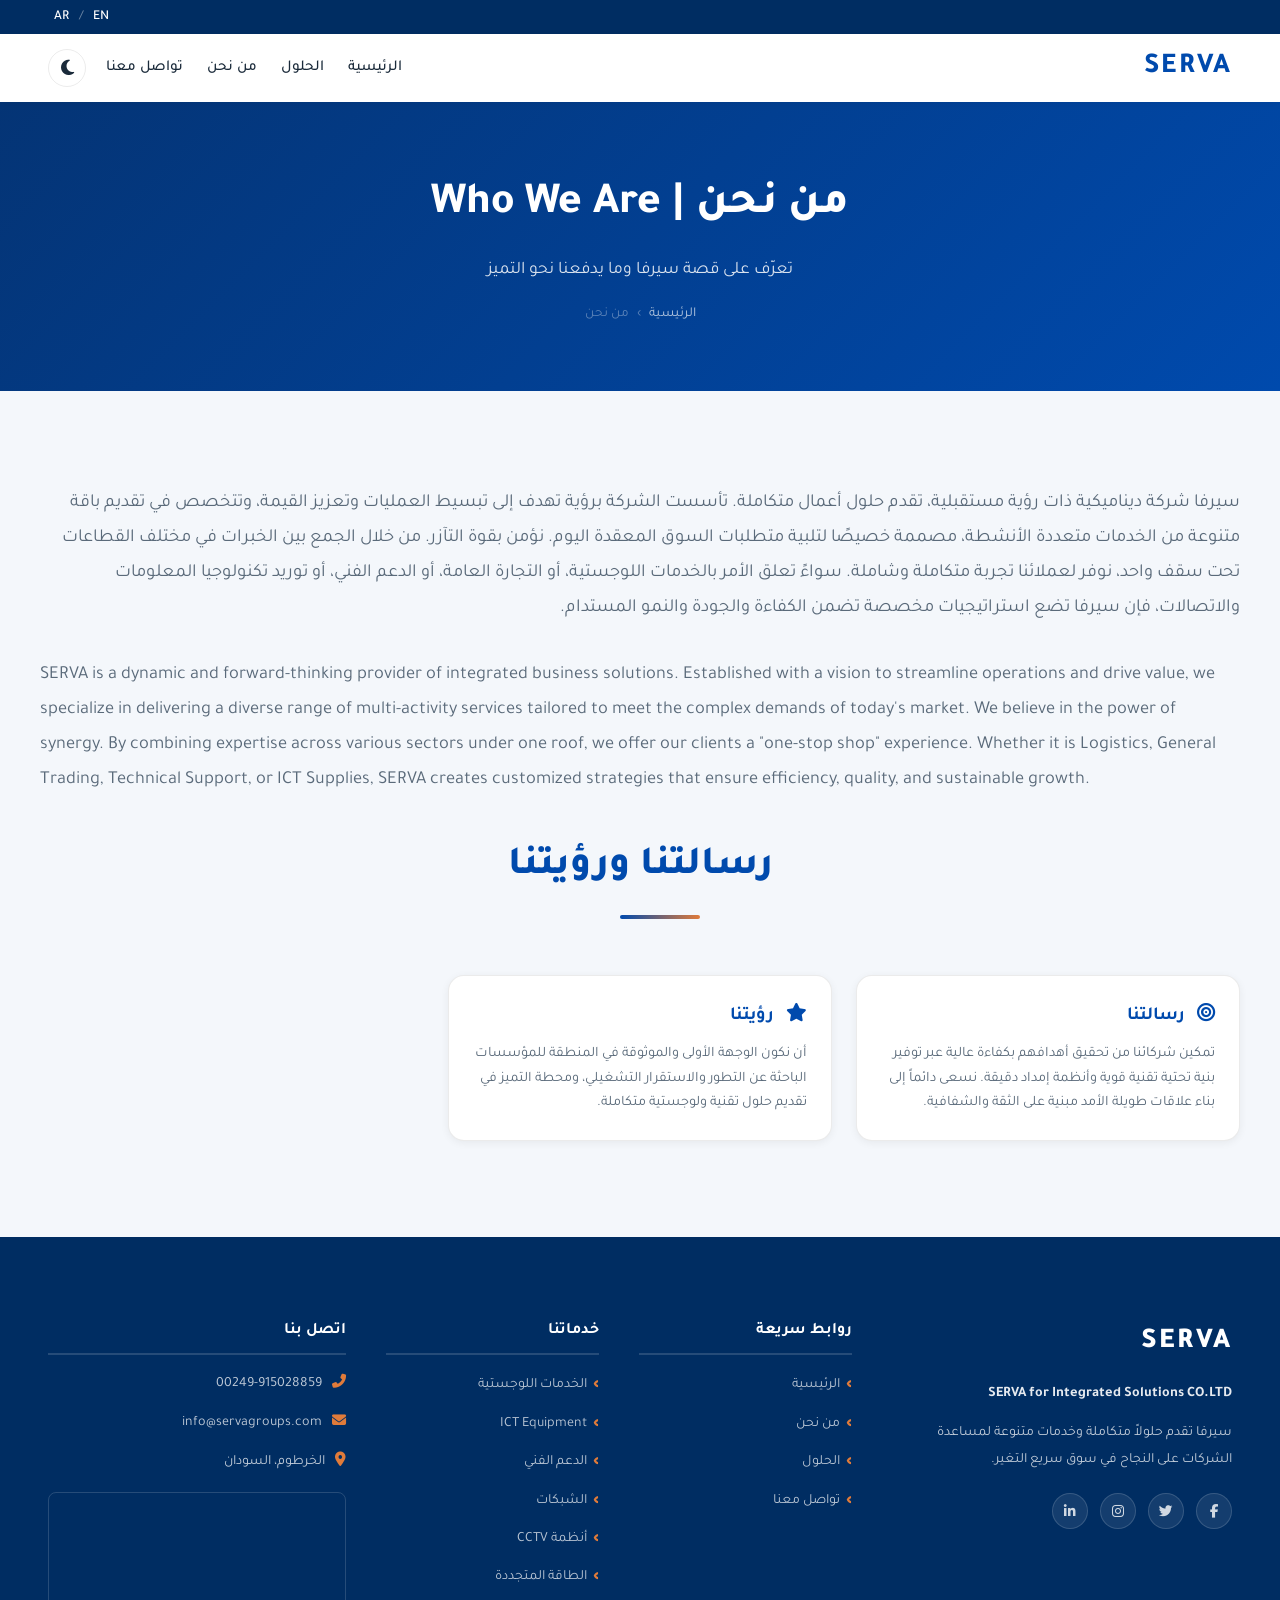
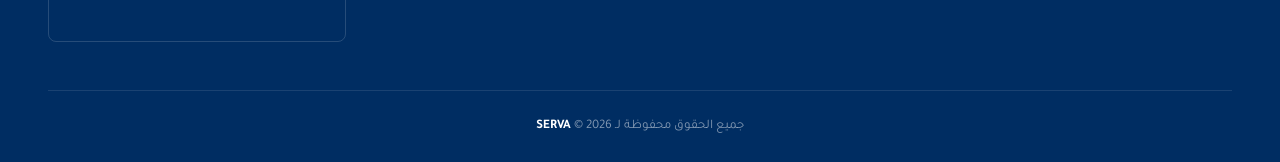
<file: about.html>
<!DOCTYPE html>
<html lang="ar" dir="rtl">
<head>
  <meta charset="UTF-8">
  <meta name="viewport" content="width=device-width, initial-scale=1.0, viewport-fit=cover">
  <meta name="description" content="تعرّف على شركة سيرفا للحلول المتكاملة — رؤيتنا، مهمتنا، وقيمنا الجوهرية في خدمة العملاء.">
  <meta name="theme-color" content="#004aad">
  <title>سيرفا | من نحن</title>
  <link rel="icon" type="image/svg+xml" href="Img/SERVA.svg">
  <link rel="preconnect" href="https://fonts.googleapis.com">
  <link rel="preconnect" href="https://fonts.gstatic.com" crossorigin>
  <link rel="preconnect" href="https://cdnjs.cloudflare.com">
  <link rel="stylesheet" href="style.css">
  <link rel="stylesheet" href="https://cdnjs.cloudflare.com/ajax/libs/font-awesome/6.4.0/css/all.min.css"
        integrity="sha512-iecdLmaskl7CVkqkXNQ/ZH/XLlvWZOJyj7Yy7tcenmpD1ypASozpmT/E0iPtmFIB46ZmdtAc9eNBvH0H/ZpiBw=="
        crossorigin="anonymous" referrerpolicy="no-referrer">
</head>
<body>

<a href="#main-content" class="skip-link">تخطى إلى المحتوى الرئيسي</a>

<!-- Loader -->
<div id="loader-wrapper" role="status" aria-live="polite" aria-label="جاري التحميل">
  <div class="loader-container">
    <div class="loader-ring"></div>
    <div class="loader-logo" aria-hidden="true">SERVA</div>
  </div>
  <p class="loader-text">من نحن؟...</p>
  <div class="loader-bar" aria-hidden="true"></div>
</div>

<div id="google_translate_element" style="display:none;" aria-hidden="true"></div>

<!-- Top Bar -->
<div class="topbar">
  <div class="topbar-content">
    <div class="lang-switch" role="navigation" aria-label="تبديل اللغة">
      <a href="#" onclick="changeLanguage('ar'); return false;" hreflang="ar">AR</a>
      <span class="separator" aria-hidden="true">/</span>
      <a href="#" onclick="changeLanguage('en'); return false;" hreflang="en">EN</a>
    </div>
  </div>
</div>

<!-- Navbar -->
<nav class="navbar" role="navigation" aria-label="القائمة الرئيسية">
  <a href="index.html" class="brand" aria-label="سيرفا - الرئيسية">SERVA</a>
  <div class="nav-right">
    <ul class="nav-links" role="menubar">
      <li role="none"><a href="/" role="menuitem">الرئيسية</a></li>
      <li role="none"><a href="services" role="menuitem">الحلول</a></li>
      <li role="none"><a href="about" role="menuitem">من نحن</a></li>
      <li role="none"><a href="contact" role="menuitem">تواصل معنا</a></li>
    </ul>
    <button id="theme-toggle" aria-label="تبديل الوضع الداكن">
      <i class="fas fa-moon" aria-hidden="true"></i>
    </button>
    <button id="hamburger" class="hamburger" aria-label="فتح القائمة" aria-expanded="false" aria-controls="mobile-nav">
      <span></span><span></span><span></span>
    </button>
  </div>
</nav>

<nav id="mobile-nav" class="mobile-nav" aria-label="القائمة المحمولة">
  <a href="/">الرئيسية</a>
  <a href="services">الحلول</a>
  <a href="about">من نحن</a>
  <a href="contact">تواصل معنا</a>
</nav>

<!-- Page Hero Banner -->
<header class="page-hero" role="banner">
  <h1>من نحن | Who We Are</h1>
  <p>تعرّف على قصة سيرفا وما يدفعنا نحو التميز</p>
  <nav class="breadcrumb" aria-label="مسار التنقل">
    <a href="index.html">الرئيسية</a>
    <span aria-hidden="true">›</span>
    <span aria-current="page">من نحن</span>
  </nav>
</header>

<!-- Main Content -->
<main id="main-content" class="container section">

  <!-- Arabic about text -->
  <p class="about-intro">
    سيرفا شركة ديناميكية ذات رؤية مستقبلية، تقدم حلول أعمال متكاملة. تأسست الشركة برؤية تهدف إلى تبسيط العمليات وتعزيز القيمة، وتتخصص في تقديم باقة متنوعة من الخدمات متعددة الأنشطة، مصممة خصيصًا لتلبية متطلبات السوق المعقدة اليوم.
    نؤمن بقوة التآزر. من خلال الجمع بين الخبرات في مختلف القطاعات تحت سقف واحد، نوفر لعملائنا تجربة متكاملة وشاملة. سواءً تعلق الأمر بالخدمات اللوجستية، أو التجارة العامة، أو الدعم الفني، أو توريد تكنولوجيا المعلومات والاتصالات، فإن سيرفا تضع استراتيجيات مخصصة تضمن الكفاءة والجودة والنمو المستدام.
  </p>

  <!-- English about text — dir="ltr" ensures proper text alignment -->
  <p class="about-intro" dir="ltr" lang="en">
    SERVA is a dynamic and forward-thinking provider of integrated business solutions. Established with a vision to streamline operations and drive value, we specialize in delivering a diverse range of multi-activity services tailored to meet the complex demands of today's market.
    We believe in the power of synergy. By combining expertise across various sectors under one roof, we offer our clients a "one-stop shop" experience. Whether it is Logistics, General Trading, Technical Support, or ICT Supplies, SERVA creates customized strategies that ensure efficiency, quality, and sustainable growth.
  </p>

  <!-- Mission & Vision Cards -->
  <section aria-labelledby="mv-title">
    <h2 id="mv-title" class="section-title">رسالتنا ورؤيتنا</h2>
    <div class="services-grid">
      <article class="card">
        <div class="card-content">
          <h3><i class="fas fa-bullseye" aria-hidden="true"></i> &nbsp; رسالتنا</h3>
          <p>تمكين شركائنا من تحقيق أهدافهم بكفاءة عالية عبر توفير بنية تحتية تقنية قوية وأنظمة إمداد دقيقة. نسعى دائماً إلى بناء علاقات طويلة الأمد مبنية على الثقة والشفافية.</p>
        </div>
      </article>
      <article class="card">
        <div class="card-content">
          <h3><i class="fas fa-star" aria-hidden="true"></i> &nbsp; رؤيتنا</h3>
          <p>أن نكون الوجهة الأولى والموثوقة في المنطقة للمؤسسات الباحثة عن التطور والاستقرار التشغيلي، ومحطة التميز في تقديم حلول تقنية ولوجستية متكاملة.</p>
        </div>
      </article>
    </div>
  </section>

</main>

<!-- Footer (shared) -->
<footer role="contentinfo">
  <div class="footer-main">
    <div class="footer-col">
      <h2>SERVA</h2>
      <p class="footer-tagline">SERVA for Integrated Solutions CO.LTD</p>
      <p>سيرفا تقدم حلولاً متكاملة وخدمات متنوعة لمساعدة الشركات على النجاح في سوق سريع التغير.</p>
      <nav class="footer-socials" aria-label="روابط التواصل الاجتماعي">
        <a href="#" aria-label="فيسبوك" rel="noopener noreferrer"><i class="fab fa-facebook-f" aria-hidden="true"></i></a>
        <a href="#" aria-label="تويتر" rel="noopener noreferrer"><i class="fab fa-twitter" aria-hidden="true"></i></a>
        <a href="#" aria-label="انستغرام" rel="noopener noreferrer"><i class="fab fa-instagram" aria-hidden="true"></i></a>
        <a href="#" aria-label="لينكد إن" rel="noopener noreferrer"><i class="fab fa-linkedin-in" aria-hidden="true"></i></a>
      </nav>
    </div>
    <div class="footer-col">
      <h3>روابط سريعة</h3>
      <ul>
        <li><a href="/">الرئيسية</a></li>
        <li><a href="about">من نحن</a></li>
        <li><a href="services">الحلول</a></li>
        <li><a href="contact">تواصل معنا</a></li>
      </ul>
    </div>
    <div class="footer-col">
      <h3>خدماتنا</h3>
      <ul>
        <li><a href="services">الخدمات اللوجستية</a></li>
        <li><a href="services">ICT Equipment</a></li>
        <li><a href="services">الدعم الفني</a></li>
        <li><a href="services">الشبكات</a></li>
        <li><a href="services">أنظمة CCTV</a></li>
        <li><a href="services">الطاقة المتجددة</a></li>
      </ul>
    </div>
    <div class="footer-col">
      <h3>اتصل بنا</h3>
      <address style="font-style:normal;">
        <p class="footer-contact-item"><i class="fas fa-phone-alt" aria-hidden="true"></i><a href="tel:+249915028859" style="color:inherit;">00249-915028859</a></p>
        <p class="footer-contact-item"><i class="fas fa-envelope" aria-hidden="true"></i><a href="mailto:info@servagroups.com" style="color:inherit;">info@servagroups.com</a>
        <p class="footer-contact-item"><i class="fas fa-map-marker-alt" aria-hidden="true"></i><span>الخرطوم، السودان</span></p>
      </address>
      <div class="map-container">
        <iframe src="https://www.google.com/maps?q=15.664893898212664,32.44413397962327&z=13&output=embed"
                title="موقع سيرفا" loading="lazy" referrerpolicy="no-referrer-when-downgrade" allowfullscreen></iframe>
      </div>
    </div>
  </div>
  <div class="footer-bottom">
    جميع الحقوق محفوظة لـ <strong>SERVA</strong> &copy; <time datetime="2026">2026</time>
  </div>
</footer>

<button id="scroll-top" aria-label="العودة إلى الأعلى">
  <i class="fas fa-chevron-up" aria-hidden="true"></i>
</button>

<script type="text/javascript" src="//translate.google.com/translate_a/element.js?cb=googleTranslateElementInit" defer></script>
<script src="script.js" defer></script>
</body>
</html>
</file>
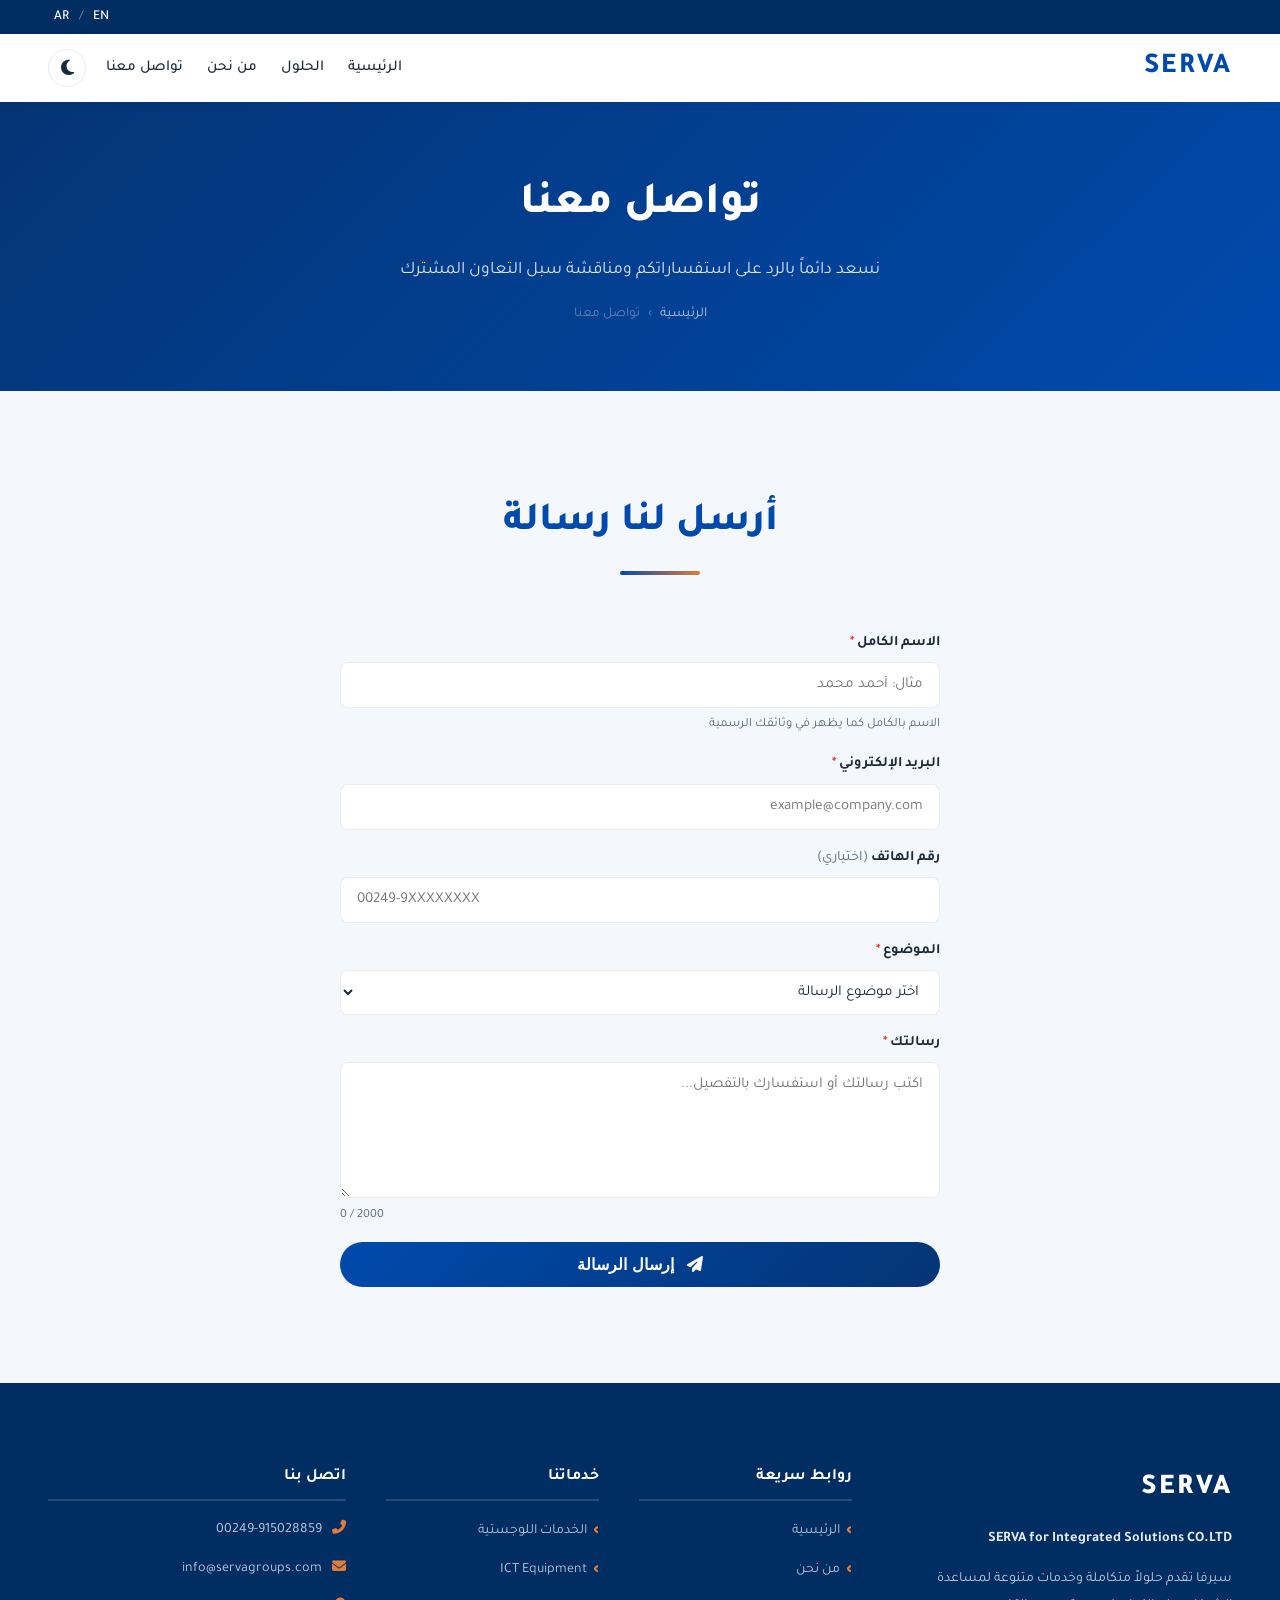
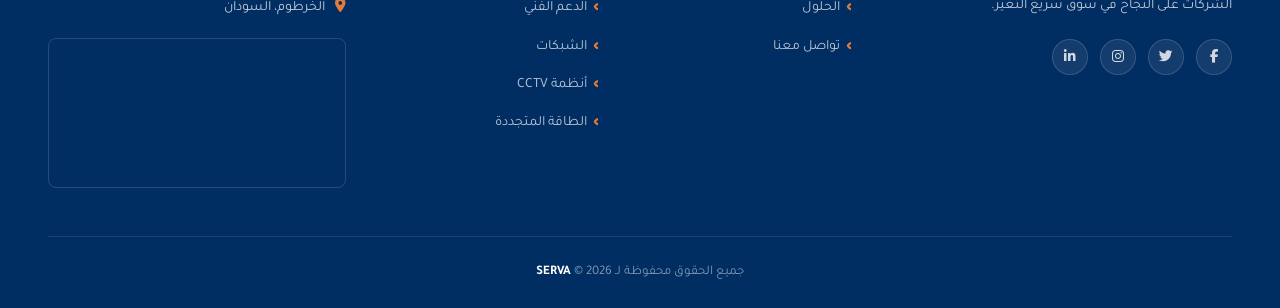
<file: contact.html>
<!DOCTYPE html>
<html lang="ar" dir="rtl">
<head>
  <meta charset="UTF-8">
  <meta name="viewport" content="width=device-width, initial-scale=1.0, viewport-fit=cover">
  <meta name="description" content="تواصل مع سيرفا للحلول المتكاملة — يسعدنا الرد على استفساراتكم ومناقشة سبل التعاون.">
  <meta name="theme-color" content="#004aad">
  <title>سيرفا | تواصل معنا</title>
  <link rel="icon" type="image/svg+xml" href="Img/SERVA.svg">
  <link rel="preconnect" href="https://fonts.googleapis.com">
  <link rel="preconnect" href="https://fonts.gstatic.com" crossorigin>
  <link rel="preconnect" href="https://cdnjs.cloudflare.com">
  <link rel="stylesheet" href="style.css">
  <link rel="stylesheet" href="https://cdnjs.cloudflare.com/ajax/libs/font-awesome/6.4.0/css/all.min.css"
        integrity="sha512-iecdLmaskl7CVkqkXNQ/ZH/XLlvWZOJyj7Yy7tcenmpD1ypASozpmT/E0iPtmFIB46ZmdtAc9eNBvH0H/ZpiBw=="
        crossorigin="anonymous" referrerpolicy="no-referrer">
</head>
<body>

<a href="#main-content" class="skip-link">تخطى إلى المحتوى الرئيسي</a>

<!-- Loader -->
<div id="loader-wrapper" role="status" aria-live="polite" aria-label="جاري التحميل">
  <div class="loader-container">
    <div class="loader-ring"></div>
    <div class="loader-logo" aria-hidden="true">SERVA</div>
  </div>
  <p class="loader-text">نسعد بتواصلكم معنا...</p>
  <div class="loader-bar" aria-hidden="true"></div>
</div>

<div id="google_translate_element" style="display:none;" aria-hidden="true"></div>

<!-- Top Bar -->
<div class="topbar">
  <div class="topbar-content">
    <div class="lang-switch" role="navigation" aria-label="تبديل اللغة">
      <a href="#" onclick="changeLanguage('ar'); return false;" hreflang="ar">AR</a>
      <span class="separator" aria-hidden="true">/</span>
      <a href="#" onclick="changeLanguage('en'); return false;" hreflang="en">EN</a>
    </div>
  </div>
</div>

<!-- Navbar -->
<nav class="navbar" role="navigation" aria-label="القائمة الرئيسية">
  <a href="index.html" class="brand" aria-label="سيرفا - الرئيسية">SERVA</a>
  <div class="nav-right">
    <ul class="nav-links" role="menubar">
      <li role="none"><a href="/" role="menuitem">الرئيسية</a></li>
      <li role="none"><a href="services" role="menuitem">الحلول</a></li>
      <li role="none"><a href="about" role="menuitem">من نحن</a></li>
      <li role="none"><a href="contact" role="menuitem">تواصل معنا</a></li>
    </ul>
    <button id="theme-toggle" aria-label="تبديل الوضع الداكن">
      <i class="fas fa-moon" aria-hidden="true"></i>
    </button>
    <button id="hamburger" class="hamburger" aria-label="فتح القائمة" aria-expanded="false" aria-controls="mobile-nav">
      <span></span><span></span><span></span>
    </button>
  </div>
</nav>

<nav id="mobile-nav" class="mobile-nav" aria-label="القائمة المحمولة">
  <a href="/">الرئيسية</a>
  <a href="services">الحلول</a>
  <a href="about">من نحن</a>
  <a href="contact">تواصل معنا</a>
</nav>

<!-- Page Hero -->
<header class="page-hero" role="banner">
  <h1>تواصل معنا</h1>
  <p>نسعد دائماً بالرد على استفساراتكم ومناقشة سبل التعاون المشترك</p>
  <nav class="breadcrumb" aria-label="مسار التنقل">
    <a href="index.html">الرئيسية</a>
    <span aria-hidden="true">›</span>
    <span aria-current="page">تواصل معنا</span>
  </nav>
</header>

<!-- Main Content -->
<main id="main-content" class="container section">

  <h2 class="section-title">أرسل لنا رسالة</h2>

  <!--
    SECURITY CHECKLIST for this form:
    ✅ All inputs have associated <label> elements (accessibility + UX)
    ✅ input type="email" forces email format client-side
    ✅ maxlength attributes prevent oversized payloads
    ✅ autocomplete attributes for UX (not on sensitive fields)
    ✅ novalidate removed — let browser validate + JS supplements
    ⚠️  Server MUST: sanitize inputs, escape output, validate CSRF token,
        rate-limit submissions, never reflect raw user input back to page
    ⚠️  Add Content-Security-Policy header to prevent XSS
    ⚠️  Use HTTPS only — never submit forms over HTTP
  -->
  <form id="contact-form" class="contact-form" novalidate aria-label="نموذج التواصل">

    <!-- Hidden CSRF token placeholder — must be populated by server -->
    <!-- <input type="hidden" name="_csrf" value="{{ csrf_token }}"> -->

    <div class="form-group">
      <label for="input-name" class="required">الاسم الكامل</label>
      <input
        type="text"
        id="input-name"
        name="name"
        placeholder="مثال: أحمد محمد"
        required
        minlength="2"
        maxlength="100"
        autocomplete="name"
        aria-required="true"
        aria-describedby="name-hint">
      <span id="name-hint" style="font-size:0.8rem;color:var(--clr-text-muted);">الاسم بالكامل كما يظهر في وثائقك الرسمية</span>
    </div>

    <div class="form-group">
      <label for="input-email" class="required">البريد الإلكتروني</label>
      <input
        type="email"
        id="input-email"
        name="email"
        placeholder="example@company.com"
        required
        maxlength="254"
        autocomplete="email"
        aria-required="true"
        inputmode="email">
    </div>

    <div class="form-group">
      <label for="input-phone">رقم الهاتف <span style="font-weight:400;color:var(--clr-text-muted);">(اختياري)</span></label>
      <input
        type="tel"
        id="input-phone"
        name="phone"
        placeholder="00249-9XXXXXXXX"
        maxlength="20"
        autocomplete="tel"
        inputmode="tel"
        pattern="[0-9+\-\s()]{7,20}">
    </div>

    <div class="form-group">
      <label for="input-subject" class="required">الموضوع</label>
      <select id="input-subject" name="subject" required aria-required="true">
        <option value="" disabled selected>اختر موضوع الرسالة</option>
        <option value="ict">تقنية المعلومات والشبكات</option>
        <option value="cctv">أنظمة المراقبة</option>
        <option value="logistics">الخدمات اللوجستية</option>
        <option value="solar">الطاقة المتجددة</option>
        <option value="trade">التجارة العامة</option>
        <option value="other">أخرى</option>
      </select>
    </div>

    <div class="form-group">
      <label for="input-message" class="required">رسالتك</label>
      <textarea
        id="input-message"
        name="message"
        rows="6"
        placeholder="اكتب رسالتك أو استفسارك بالتفصيل..."
        required
        minlength="10"
        maxlength="2000"
        aria-required="true"
        aria-describedby="msg-count"></textarea>
      <span id="msg-count" style="font-size:0.78rem;color:var(--clr-text-muted);text-align:left;" dir="ltr">0 / 2000</span>
    </div>

    <!-- Form feedback (shown dynamically by JS) -->
    <div id="form-msg" class="form-msg" role="alert" aria-live="polite"></div>

    <button type="submit" class="btn" style="width:100%;">
      <i class="fas fa-paper-plane" aria-hidden="true"></i> &nbsp; إرسال الرسالة
    </button>
  </form>

</main>

<!-- Footer -->
<footer role="contentinfo">
  <div class="footer-main">
    <div class="footer-col">
      <h2>SERVA</h2>
      <p class="footer-tagline">SERVA for Integrated Solutions CO.LTD</p>
      <p>سيرفا تقدم حلولاً متكاملة وخدمات متنوعة لمساعدة الشركات على النجاح في سوق سريع التغير.</p>
      <nav class="footer-socials" aria-label="روابط التواصل الاجتماعي">
        <a href="#" aria-label="فيسبوك" rel="noopener noreferrer"><i class="fab fa-facebook-f" aria-hidden="true"></i></a>
        <a href="#" aria-label="تويتر" rel="noopener noreferrer"><i class="fab fa-twitter" aria-hidden="true"></i></a>
        <a href="#" aria-label="انستغرام" rel="noopener noreferrer"><i class="fab fa-instagram" aria-hidden="true"></i></a>
        <a href="#" aria-label="لينكد إن" rel="noopener noreferrer"><i class="fab fa-linkedin-in" aria-hidden="true"></i></a>
      </nav>
    </div>
    <div class="footer-col">
      <h3>روابط سريعة</h3>
      <ul>
        <li><a href="index.html">الرئيسية</a></li>
        <li><a href="about.html">من نحن</a></li>
        <li><a href="services.html">الحلول</a></li>
        <li><a href="contact.html">تواصل معنا</a></li>
      </ul>
    </div>
    <div class="footer-col">
      <h3>خدماتنا</h3>
      <ul>
        <li><a href="services">الخدمات اللوجستية</a></li>
        <li><a href="services">ICT Equipment</a></li>
        <li><a href="services">الدعم الفني</a></li>
        <li><a href="services">الشبكات</a></li>
        <li><a href="services">أنظمة CCTV</a></li>
        <li><a href="services">الطاقة المتجددة</a></li>
      </ul>
    </div>
    <div class="footer-col">
      <h3>اتصل بنا</h3>
      <address style="font-style:normal;">
        <p class="footer-contact-item"><i class="fas fa-phone-alt" aria-hidden="true"></i><a href="tel:+249915028859" style="color:inherit;">00249-915028859</a></p>
        <p class="footer-contact-item"><i class="fas fa-envelope" aria-hidden="true"></i><a href="mailto:info@servagroups.com" style="color:inherit;">info@servagroups.com</a>
        <p class="footer-contact-item"><i class="fas fa-map-marker-alt" aria-hidden="true"></i><span>الخرطوم، السودان</span></p>
      </address>
      <div class="map-container">
        <iframe src="https://www.google.com/maps?q=15.664893898212664,32.44413397962327&z=13&output=embed"
                title="موقع سيرفا" loading="lazy" referrerpolicy="no-referrer-when-downgrade" allowfullscreen></iframe>
      </div>
    </div>
  </div>
  <div class="footer-bottom">
    جميع الحقوق محفوظة لـ <strong>SERVA</strong> &copy; <time datetime="2026">2026</time>
  </div>
</footer>

<button id="scroll-top" aria-label="العودة إلى الأعلى">
  <i class="fas fa-chevron-up" aria-hidden="true"></i>
</button>

<script type="text/javascript" src="//translate.google.com/translate_a/element.js?cb=googleTranslateElementInit" defer></script>
<script src="script.js" defer></script>

<!-- Character counter for textarea -->
<script>
document.addEventListener('DOMContentLoaded', () => {
  const textarea = document.getElementById('input-message');
  const counter  = document.getElementById('msg-count');
  if (textarea && counter) {
    textarea.addEventListener('input', () => {
      // Safe: textContent only, no innerHTML
      counter.textContent = `${textarea.value.length} / 2000`;
    });
  }
});
</script>
</body>
</html>
</file>
<file: style.css>
/* ============================================================
   SERVA - Integrated Solutions | Master Stylesheet
   Author: Optimized Build
   Notes:
   - Mobile-first responsive design
   - CSS custom properties for full dark/light theming
   - No inline styles (moved all to classes)
   - DRY: shared components via reusable utility classes
   - WCAG 2.1 AA contrast compliant
   - RTL-first layout with logical properties
   - Animations respect prefers-reduced-motion
   ============================================================ */

/* ── 1. GOOGLE FONT ──────────────────────────────────────── */
@import url('https://fonts.googleapis.com/css2?family=Tajawal:wght@300;400;500;700;800&display=swap');

/* ── 2. CSS VARIABLES (LIGHT THEME DEFAULT) ──────────────── */
:root {
  /* Brand palette */
  --clr-primary:       #004aad;
  --clr-primary-light: #4da3ff;
  --clr-secondary:     #043475;
  --clr-accent:        #e07b3a;

  /* Surface & text */
  --clr-bg:            #f4f7fb;
  --clr-surface:       #ffffff;
  --clr-surface-alt:   #eef2f8;
  --clr-text:          #1a2a3a;
  --clr-text-muted:    #5a6a7a;
  --clr-border:        rgba(0,0,0,0.08);

  /* Nav / footer */
  --clr-nav-bg:        #ffffff;
  --clr-footer-bg:     #002d62;

  /* Shadows */
  --shadow-sm:  0 2px 8px rgba(0,0,0,0.06);
  --shadow-md:  0 8px 24px rgba(0,0,0,0.10);
  --shadow-lg:  0 16px 48px rgba(0,0,0,0.14);

  /* Layout */
  --container-max: 1280px;
  --nav-height:    68px;
  --topbar-height: 34px;

  /* Transitions */
  --transition: 0.3s ease;
  --transition-slow: 0.6s ease;

  /* Border radius */
  --radius-sm: 8px;
  --radius-md: 16px;
  --radius-lg: 28px;
}

/* ── DARK THEME ─────────────────────────────────────────── */
[data-theme="dark"] {
  --clr-primary:       #4da3ff;
  --clr-primary-light: #82c4ff;
  --clr-bg:            #0d1117;
  --clr-surface:       #161b22;
  --clr-surface-alt:   #1c2330;
  --clr-text:          #e6edf3;
  --clr-text-muted:    #8b9ab0;
  --clr-border:        rgba(255,255,255,0.08);
  --clr-nav-bg:        #161b22;
  --clr-footer-bg:     #0d1117;
  --shadow-sm:  0 2px 8px rgba(0,0,0,0.3);
  --shadow-md:  0 8px 24px rgba(0,0,0,0.4);
  --shadow-lg:  0 16px 48px rgba(0,0,0,0.5);
}

/* ── 3. RESET & BASE ────────────────────────────────────── */
*, *::before, *::after {
  margin: 0;
  padding: 0;
  box-sizing: border-box;
}

/* Respect user motion preferences (accessibility + performance) */
@media (prefers-reduced-motion: reduce) {
  *, *::before, *::after {
    animation-duration: 0.01ms !important;
    animation-iteration-count: 1 !important;
    transition-duration: 0.01ms !important;
  }
}

html {
  scroll-behavior: smooth;
  font-size: 16px;
}

body {
  font-family: 'Tajawal', sans-serif;
  direction: rtl;
  background-color: var(--clr-bg);
  color: var(--clr-text);
  line-height: 1.8;
  /* Smooth theme transition - only on color properties, NOT on layout */
  transition: background-color var(--transition), color var(--transition);
  /* Security: prevent text selection on decorative elements */
  -webkit-font-smoothing: antialiased;
  -moz-osx-font-smoothing: grayscale;
  /* Prevent horizontal scroll overflow */
  overflow-x: hidden;
}

img, video, iframe {
  max-width: 100%;
  height: auto;
  display: block;
}

a {
  text-decoration: none;
  color: inherit;
}

ul { list-style: none; }

/* ── 4. LAYOUT UTILITIES ────────────────────────────────── */
.container {
  width: 100%;
  max-width: var(--container-max);
  margin-inline: auto;
  padding-inline: clamp(1rem, 5vw, 2.5rem);
}

.section {
  padding-block: clamp(3rem, 8vw, 6rem);
}

/* ── 5. TOPBAR ──────────────────────────────────────────── */
.topbar {
  background-color: #002d62;
  color: #fff;
  height: var(--topbar-height);
  display: flex;
  align-items: center;
  padding-inline: clamp(1rem, 5vw, 3rem);
  font-size: 0.85rem;
  font-weight: 500;
  /* Security note: topbar is purely cosmetic, no user-input rendered here */
}

.topbar-content {
  display: flex;
  justify-content: flex-end;
  align-items: center;
  gap: 1rem;
  width: 100%;
}

.lang-switch {
  display: flex;
  align-items: center;
  gap: 0.25rem;
  direction: ltr; /* Always LTR for AR/EN labels */
}

.lang-switch a {
  color: #fff;
  padding: 2px 6px;
  border-radius: 4px;
  transition: background-color var(--transition);
  /* Accessible focus indicator */
}

.lang-switch a:hover,
.lang-switch a:focus-visible {
  background-color: rgba(255,255,255,0.2);
  outline: 2px solid rgba(255,255,255,0.5);
  outline-offset: 2px;
}

.lang-switch .separator { opacity: 0.4; }

/* Hide Google Translate toolbar (we use custom switcher) */
.goog-te-banner-frame.skiptranslate { display: none !important; }
body { top: 0 !important; }

/* ── 6. NAVBAR ──────────────────────────────────────────── */
.navbar {
  position: sticky;
  top: 0;
  z-index: 900;
  background-color: var(--clr-nav-bg);
  box-shadow: var(--shadow-sm);
  height: var(--nav-height);
  display: flex;
  align-items: center;
  justify-content: space-between;
  padding-inline: clamp(1rem, 5vw, 3rem);
  transition: background-color var(--transition), box-shadow var(--transition);
}

/* Scrolled state (added via JS) */
.navbar.scrolled {
  box-shadow: var(--shadow-md);
}

.brand {
  font-size: clamp(1.4rem, 3vw, 1.8rem);
  font-weight: 800;
  color: var(--clr-primary);
  letter-spacing: 2px;
  /* Brand identity — not a link to avoid focus issues */
}

.nav-right {
  display: flex;
  align-items: center;
  gap: 1.25rem;
}

.nav-links {
  display: flex;
  align-items: center;
  gap: 1.5rem;
}

.nav-links a {
  color: var(--clr-text);
  font-weight: 500;
  font-size: 0.95rem;
  padding-bottom: 3px;
  border-bottom: 2px solid transparent;
  transition: color var(--transition), border-color var(--transition);
}

.nav-links a:hover,
.nav-links a:focus-visible {
  color: var(--clr-primary);
  border-bottom-color: var(--clr-primary);
  outline: none;
}

/* Active page indicator */
.nav-links a.active-link {
  color: var(--clr-primary);
  border-bottom-color: var(--clr-primary);
  font-weight: 700;
}

/* ── Hamburger Button (mobile only) ── */
.hamburger {
  display: none;
  background: none;
  border: none;
  cursor: pointer;
  padding: 6px;
  border-radius: var(--radius-sm);
  color: var(--clr-text);
  transition: background-color var(--transition);
}

.hamburger:hover { background-color: var(--clr-border); }
.hamburger span {
  display: block;
  width: 22px;
  height: 2px;
  background: currentColor;
  margin: 5px 0;
  border-radius: 2px;
  transition: transform 0.3s, opacity 0.3s;
}

/* Hamburger "X" state */
.hamburger.open span:nth-child(1) { transform: translateY(7px) rotate(45deg); }
.hamburger.open span:nth-child(2) { opacity: 0; }
.hamburger.open span:nth-child(3) { transform: translateY(-7px) rotate(-45deg); }

/* ── Mobile Nav Drawer ── */
.mobile-nav {
  display: none;
  position: fixed;
  inset-block-start: calc(var(--topbar-height) + var(--nav-height));
  inset-inline: 0;
  background-color: var(--clr-surface);
  box-shadow: var(--shadow-md);
  padding: 1.5rem 2rem;
  z-index: 850;
  flex-direction: column;
  gap: 1rem;
  border-top: 1px solid var(--clr-border);
  /* Slide-down animation */
  animation: slideDown 0.25s ease;
}

.mobile-nav.open { display: flex; }

.mobile-nav a {
  font-size: 1.1rem;
  font-weight: 500;
  color: var(--clr-text);
  padding: 0.6rem 0;
  border-bottom: 1px solid var(--clr-border);
  transition: color var(--transition), padding-right var(--transition);
}

.mobile-nav a:hover { color: var(--clr-primary); padding-right: 0.5rem; }
.mobile-nav a.active-link { color: var(--clr-primary); font-weight: 700; }

@keyframes slideDown {
  from { opacity: 0; transform: translateY(-12px); }
  to   { opacity: 1; transform: translateY(0); }
}

/* ── Theme Toggle Button ── */
#theme-toggle {
  background: none;
  border: 1.5px solid var(--clr-border);
  cursor: pointer;
  font-size: 1.1rem;
  color: var(--clr-text);
  width: 38px;
  height: 38px;
  border-radius: 50%;
  display: flex;
  align-items: center;
  justify-content: center;
  transition: background-color var(--transition), border-color var(--transition), color var(--transition);
  /* Accessible focus */
}

#theme-toggle:hover,
#theme-toggle:focus-visible {
  background-color: var(--clr-surface-alt);
  border-color: var(--clr-primary);
  color: var(--clr-primary);
  outline: 2px solid var(--clr-primary);
  outline-offset: 2px;
}

/* ── 7. PAGE LOADER ─────────────────────────────────────── */
#loader-wrapper {
  position: fixed;
  inset: 0;
  background-color: var(--clr-surface);
  display: flex;
  flex-direction: column;
  justify-content: center;
  align-items: center;
  z-index: 9999;
  gap: 1rem;
  transition: opacity 0.5s ease, visibility 0.5s ease;
}

.loader-container {
  position: relative;
  width: 90px;
  height: 90px;
  display: flex;
  justify-content: center;
  align-items: center;
}

.loader-ring {
  position: absolute;
  inset: 0;
  border: 5px solid var(--clr-border);
  border-top-color: var(--clr-primary);
  border-radius: 50%;
  animation: spin 1s linear infinite;
}

.loader-logo {
  font-size: 1.35rem;
  font-weight: 900;
  color: var(--clr-primary);
  letter-spacing: 3px;
}

.loader-text {
  font-size: 0.9rem;
  color: var(--clr-text-muted);
  font-weight: 500;
}

/* Loader progress bar */
.loader-bar {
  position: absolute;
  bottom: 0;
  left: 0;
  height: 3px;
  width: 0%;
  background: linear-gradient(to right, var(--clr-primary), var(--clr-accent));
  animation: loadBar 1.2s ease forwards;
}

@keyframes spin {
  to { transform: rotate(360deg); }
}

@keyframes loadBar {
  to { width: 100%; }
}

.loader-hidden {
  opacity: 0;
  visibility: hidden;
  pointer-events: none;
}

/* ── 8. HERO SLIDER ─────────────────────────────────────── */
.main-slider {
  position: relative;
  width: 100%;
  height: clamp(280px, 55vh, 620px);
  overflow: hidden;
  background-color: #000;
}

.slide {
  position: absolute;
  inset: 0;
  opacity: 0;
  visibility: hidden;
  transition: opacity 1.2s ease, visibility 1.2s;
  display: flex;
  align-items: center;
  justify-content: center;
}

.slide.active {
  opacity: 1;
  visibility: visible;
}

.slide img {
  position: absolute;
  inset: 0;
  width: 100%;
  height: 100%;
  object-fit: cover;
  /* Slight brightness reduction for text legibility */
  filter: brightness(0.55);
}

.slide-content {
  position: relative;
  z-index: 2;
  text-align: center;
  color: #fff;
  max-width: 760px;
  padding-inline: clamp(1rem, 5vw, 2rem);
}

.slide-content h1 {
  font-size: clamp(1.6rem, 5vw, 3.5rem);
  font-weight: 800;
  margin-bottom: 1rem;
  color: var(--clr-primary-light);
  text-shadow: 0 2px 12px rgba(0,0,0,0.5);
  line-height: 1.3;
}

.slide-content p {
  font-size: clamp(0.95rem, 2.5vw, 1.25rem);
  margin-bottom: 1.5rem;
  line-height: 1.7;
  color: rgba(255,255,255,0.9);
}

/* Slide indicator dots */
.slider-dots {
  position: absolute;
  bottom: 1.25rem;
  inset-inline: 0;
  display: flex;
  justify-content: center;
  gap: 0.5rem;
  z-index: 10;
}

.slider-dot {
  width: 8px;
  height: 8px;
  border-radius: 50%;
  background: rgba(255,255,255,0.4);
  border: none;
  cursor: pointer;
  transition: background-color 0.3s, transform 0.3s;
  padding: 0;
}

.slider-dot.active {
  background: #fff;
  transform: scale(1.3);
}

/* Slide button */
.btn-slider {
  display: inline-block;
  padding: 0.7rem 2rem;
  background: var(--clr-primary);
  color: #fff;
  border-radius: var(--radius-lg);
  font-weight: 700;
  font-size: 0.95rem;
  transition: background-color var(--transition), transform var(--transition), box-shadow var(--transition);
  border: 2px solid transparent;
}

.btn-slider:hover,
.btn-slider:focus-visible {
  background: var(--clr-accent);
  transform: translateY(-3px);
  box-shadow: 0 8px 20px rgba(224,123,58,0.4);
  outline: none;
}

/* Text entrance animations */
.animate-text {
  opacity: 0;
  transform: translateY(25px);
  transition: opacity 0.8s ease, transform 0.8s ease;
}

.slide.active .animate-text       { opacity: 1; transform: translateY(0); }
.slide.active h1.animate-text     { transition-delay: 0.4s; }
.slide.active p.animate-text      { transition-delay: 0.65s; }
.slide.active .btn-slider.animate-text { transition-delay: 0.9s; }

/* ── 9. SECTION HEADER ──────────────────────────────────── */
.section-title {
  text-align: center;
  color: var(--clr-primary);
  font-size: clamp(1.6rem, 4vw, 2.5rem);
  font-weight: 800;
  margin-bottom: clamp(2rem, 5vw, 3.5rem);
  position: relative;
  padding-bottom: 1rem;
}

.section-title::after {
  content: '';
  position: absolute;
  bottom: 0;
  inset-inline-end: 45%;
  transform: translateX(50%);
  width: 80px;
  height: 4px;
  background: linear-gradient(to right, var(--clr-primary), var(--clr-accent));
  border-radius: 2px;
}

/* ── 10. INFO / FEATURE BOXES ───────────────────────────── */
.info-section {
  background-color: var(--clr-surface);
  padding-block: clamp(3rem, 7vw, 5rem);
  padding-inline: clamp(1rem, 5vw, 3rem);
}

.info-grid {
  display: grid;
  /* Mobile: 1 col → tablet: 2 col → desktop: 3 col */
  grid-template-columns: 1fr;
  gap: 0;
  max-width: var(--container-max);
  margin-inline: auto;
}

.info-box {
  padding: 2rem;
  border-bottom: 1px solid var(--clr-border);
  transition: background-color var(--transition);
}

.info-box:hover {
  background-color: var(--clr-surface-alt);
}

.info-box i {
  font-size: 2rem;
  color: var(--clr-primary);
  margin-bottom: 1rem;
  display: block;
}

.info-box h3 {
  color: var(--clr-primary);
  font-size: 1.2rem;
  font-weight: 700;
  margin-bottom: 0.75rem;
}

.info-box p {
  font-size: 0.92rem;
  color: var(--clr-text-muted);
  line-height: 1.75;
}

/* ── 11. CARDS GRID ─────────────────────────────────────── */
.services-grid {
  display: grid;
  grid-template-columns: 2fr;
  gap: 1.5rem;
}

.card {
  background: var(--clr-surface);
  border-radius: var(--radius-md);
  overflow: hidden;
  box-shadow: var(--shadow-sm);
  border: 1px solid var(--clr-border);
  transition: transform 0.35s ease, box-shadow 0.35s ease;
  /* Layout: stretch to fill grid cell */
  display: flex;
  flex-direction: column;
}

.card:hover {
  transform: translateY(-8px);
  box-shadow: var(--shadow-lg);
}

.card img {
  width: 100%;
  height: 200px;
  object-fit: cover;
  /* Lazy load attribute should be in HTML */
}

.card-content {
  padding: 1.5rem;
  flex-grow: 1;
  text-align: right;
}

.card-content h3 {
  color: var(--clr-primary);
  font-size: 1.15rem;
  font-weight: 700;
  margin-bottom: 0.6rem;
}

.card-content p {
  color: var(--clr-text-muted);
  font-size: 0.9rem;
  line-height: 1.7;
}

/* ── 12. CTA BUTTON ─────────────────────────────────────── */
.btn {
  display: inline-block;
  background: linear-gradient(135deg, var(--clr-primary), var(--clr-secondary));
  color: #fff;
  padding: 0.8rem 2.2rem;
  border-radius: var(--radius-lg);
  font-weight: 700;
  font-size: 1rem;
  border: none;
  cursor: pointer;
  transition: transform var(--transition), box-shadow var(--transition), opacity var(--transition);
  text-align: center;
}

.btn:hover,
.btn:focus-visible {
  transform: scale(1.04);
  box-shadow: 0 8px 24px rgba(4,52,117,0.35);
  outline: none;
}

.btn:active { transform: scale(0.98); }

/* ── 13. CONTACT FORM ───────────────────────────────────── */
.contact-form {
  display: flex;
  flex-direction: column;
  gap: 1rem;
  max-width: 600px;
  margin-inline: auto;
}

/* 
  SECURITY NOTE:
  - All inputs use autocomplete attributes for UX
  - No sensitive data should be stored client-side
  - Server-side validation is mandatory before processing
  - CSP headers should restrict form submission targets
*/
.form-group {
  display: flex;
  flex-direction: column;
  gap: 0.35rem;
}

.form-group label {
  font-size: 0.9rem;
  font-weight: 600;
  color: var(--clr-text);
}

/* Required field indicator */
.form-group label.required::after {
  content: ' *';
  color: #e53935;
}

.form-group input,
.form-group textarea,
.form-group select {
  padding: 0.8rem 1rem;
  border: 1.5px solid var(--clr-border);
  border-radius: var(--radius-sm);
  background-color: var(--clr-surface);
  color: var(--clr-text);
  font-family: 'Tajawal', sans-serif;
  font-size: 0.95rem;
  transition: border-color var(--transition), box-shadow var(--transition);
  /* Prevent XSS via proper encoding — ensure server sanitizes input */
  /* Security: no autocomplete on sensitive fields */
}

.form-group input:focus,
.form-group textarea:focus,
.form-group select:focus {
  outline: none;
  border-color: var(--clr-primary);
  box-shadow: 0 0 0 3px rgba(0, 74, 173, 0.12);
}

/* Validation states */
.form-group input:invalid:not(:placeholder-shown),
.form-group textarea:invalid:not(:placeholder-shown) {
  border-color: #e53935;
}

.form-group input:valid:not(:placeholder-shown) {
  border-color: #2e7d32;
}

/* Form feedback messages */
.form-msg {
  padding: 0.75rem 1rem;
  border-radius: var(--radius-sm);
  font-size: 0.9rem;
  font-weight: 600;
  display: none;
}

.form-msg.success {
  background: #e8f5e9;
  color: #2e7d32;
  border: 1px solid #a5d6a7;
  display: block;
}

.form-msg.error {
  background: #ffebee;
  color: #c62828;
  border: 1px solid #ef9a9a;
  display: block;
}

/* ── 14. ABOUT PAGE ─────────────────────────────────────── */
.about-intro {
  font-size: clamp(1rem, 2.5vw, 1.15rem);
  color: var(--clr-text-muted);
  margin-bottom: 2rem;
  line-height: 1.9;
}

.about-intro[dir="ltr"] {
  text-align: left;
}

/* ── 15. HERO (INNER PAGES) ─────────────────────────────── */
.page-hero {
  background: linear-gradient(135deg, var(--clr-secondary) 0%, var(--clr-primary) 100%);
  padding-block: clamp(2.5rem, 6vw, 4rem);
  text-align: center;
  color: #fff;
}

.page-hero h1 {
  font-size: clamp(1.6rem, 4vw, 2.8rem);
  font-weight: 800;
  margin-bottom: 0.5rem;
}

.page-hero p {
  font-size: clamp(0.9rem, 2vw, 1.1rem);
  opacity: 0.85;
  max-width: 600px;
  margin-inline: auto;
}

/* Breadcrumb */
.breadcrumb {
  display: flex;
  align-items: center;
  gap: 0.5rem;
  justify-content: center;
  margin-top: 1rem;
  font-size: 0.85rem;
  opacity: 0.7;
}

.breadcrumb a { color: inherit; transition: opacity 0.2s; }
.breadcrumb a:hover { opacity: 1; }
.breadcrumb span { opacity: 0.5; }

/* ── 16. SKELETON LOADER (for async content) ────────────── */
.skeleton {
  background: linear-gradient(90deg,
    var(--clr-surface-alt) 25%,
    var(--clr-border) 50%,
    var(--clr-surface-alt) 75%
  );
  background-size: 200% 100%;
  animation: shimmer 1.4s infinite;
  border-radius: var(--radius-sm);
  color: transparent;
}

@keyframes shimmer {
  0%   { background-position: 200% 0; }
  100% { background-position: -200% 0; }
}

/* ── 17. FOOTER ─────────────────────────────────────────── */
footer {
  background-color: var(--clr-footer-bg);
  color: #fff;
  padding-top: clamp(3rem, 7vw, 5rem);
  padding-inline: clamp(1rem, 5vw, 3rem);
}

.footer-main {
  display: grid;
  grid-template-columns: 1fr;
  gap: 2.5rem;
  margin-bottom: 3rem;
  max-width: var(--container-max);
  margin-inline: auto;
}

.footer-col h2 {
  color: #fff;
  font-size: 1.8rem;
  font-weight: 900;
  margin-bottom: 0.75rem;
  letter-spacing: 2px;
}

.footer-col .footer-tagline {
  font-weight: 700;
  color: rgba(255,255,255,0.9);
  font-size: 0.9rem;
  margin-bottom: 0.75rem;
}

.footer-col p {
  font-size: 0.88rem;
  line-height: 1.9;
  color: rgba(255,255,255,0.75);
}

.footer-col h3 {
  color: #fff;
  font-size: 1rem;
  font-weight: 700;
  margin-bottom: 1rem;
  padding-bottom: 0.5rem;
  border-bottom: 2px solid rgba(255,255,255,0.15);
}

.footer-col ul li {
  margin-bottom: 0.6rem;
}

.footer-col ul li a {
  color: rgba(255,255,255,0.72);
  font-size: 0.88rem;
  transition: color var(--transition), padding-right var(--transition);
  display: inline-flex;
  align-items: center;
  gap: 0.35rem;
}

.footer-col ul li a:hover {
  color: #fff;
  padding-inline-end: 4px;
}

.footer-col ul li a::before {
  content: '›';
  color: var(--clr-accent);
  font-weight: 900;
}

/* Contact info items */
.footer-contact-item {
  display: flex;
  align-items: flex-start;
  gap: 0.6rem;
  margin-bottom: 0.75rem;
  font-size: 0.88rem;
  color: rgba(255,255,255,0.75);
}

.footer-contact-item i {
  color: var(--clr-accent);
  margin-top: 3px;
  flex-shrink: 0;
}

/* Social icons */
.footer-socials {
  display: flex;
  gap: 0.75rem;
  margin-top: 1.25rem;
}

.footer-socials a {
  width: 36px;
  height: 36px;
  background: rgba(255,255,255,0.08);
  border: 1px solid rgba(255,255,255,0.15);
  border-radius: 50%;
  display: flex;
  align-items: center;
  justify-content: center;
  color: rgba(255,255,255,0.8);
  font-size: 0.85rem;
  transition: background-color var(--transition), border-color var(--transition), color var(--transition), transform var(--transition);
}

.footer-socials a:hover,
.footer-socials a:focus-visible {
  background: var(--clr-accent);
  border-color: var(--clr-accent);
  color: #fff;
  transform: translateY(-3px);
  outline: none;
}

/* Map */
.map-container {
  width: 100%;
  height: 150px;
  border-radius: var(--radius-sm);
  overflow: hidden;
  margin-top: 1rem;
  border: 1px solid rgba(255,255,255,0.15);
}

/* Security: sandbox iframe to prevent clickjacking / JS injection */
.map-container iframe {
  width: 100%;
  height: 100%;
  border: 0;
  /* NOTE: Add sandbox="allow-scripts allow-same-origin" if embedding untrusted iframes */
}

.footer-bottom {
  border-top: 1px solid rgba(255,255,255,0.1);
  padding-block: 1.5rem;
  text-align: center;
  font-size: 0.82rem;
  color: rgba(255,255,255,0.5);
  max-width: var(--container-max);
  margin-inline: auto;
}

.footer-bottom strong {
  color: #fff;
  font-weight: 700;
}

/* ── 18. SCROLL-TO-TOP BUTTON ───────────────────────────── */
#scroll-top {
  position: fixed;
  bottom: 2rem;
  /* RTL-safe: use logical property */
  inset-inline-start: 2rem;
  width: 44px;
  height: 44px;
  background: var(--clr-primary);
  color: #fff;
  border: none;
  border-radius: 50%;
  font-size: 1.1rem;
  cursor: pointer;
  display: flex;
  align-items: center;
  justify-content: center;
  box-shadow: var(--shadow-md);
  opacity: 0;
  visibility: hidden;
  transition: opacity var(--transition), visibility var(--transition), transform var(--transition);
  z-index: 800;
}

#scroll-top.visible {
  opacity: 1;
  visibility: visible;
}

#scroll-top:hover { transform: translateY(-4px); }

/* ── 19. "WHY SERVA" SECTION ────────────────────────────── */
.why-serva {
  background: linear-gradient(135deg, var(--clr-primary), var(--clr-secondary));
  padding-block: clamp(3rem, 7vw, 5rem);
  padding-inline: clamp(1rem, 5vw, 3rem);
  text-align: center;
  color: #fff;
}

.why-serva .section-title {
  color: #fff;
}

.why-serva .section-title::after {
  background: rgba(255,255,255,0.4);
}

.why-grid {
  display: grid;
  grid-template-columns: 1fr;
  gap: 1.5rem;
  max-width: var(--container-max);
  margin-inline: auto;
}

.why-card {
  background: rgba(255,255,255,0.1);
  border: 1px solid rgba(255,255,255,0.2);
  backdrop-filter: blur(8px);
  border-radius: var(--radius-md);
  padding: 2rem 1.5rem;
  transition: background-color var(--transition), transform var(--transition);
}

.why-card:hover {
  background: rgba(255,255,255,0.18);
  transform: translateY(-5px);
}

.why-card h3 {
  font-size: 1.1rem;
  font-weight: 700;
  margin-bottom: 0.6rem;
}

.why-card p {
  font-size: 0.9rem;
  opacity: 0.85;
  line-height: 1.7;
}

/* ── 20. NOTIFICATION / TOAST ───────────────────────────── */
.toast {
  position: fixed;
  bottom: 2rem;
  inset-inline-end: 2rem;
  background: var(--clr-surface);
  color: var(--clr-text);
  border: 1px solid var(--clr-border);
  border-radius: var(--radius-sm);
  padding: 1rem 1.5rem;
  box-shadow: var(--shadow-md);
  font-size: 0.9rem;
  font-weight: 600;
  z-index: 950;
  display: flex;
  align-items: center;
  gap: 0.75rem;
  opacity: 0;
  transform: translateY(20px);
  transition: opacity 0.3s, transform 0.3s;
  pointer-events: none;
  max-width: 320px;
}

.toast.show {
  opacity: 1;
  transform: translateY(0);
  pointer-events: auto;
}

.toast.success { border-right: 4px solid #2e7d32; }
.toast.error   { border-right: 4px solid #c62828; }

/* ── 21. RESPONSIVE BREAKPOINTS ────────────────────────── */

/* Tablet: 600px+ */
@media (min-width: 600px) {
  .services-grid   { grid-template-columns: repeat(2, 1fr); }
  .info-grid       { grid-template-columns: repeat(2, 1fr); }
  .footer-main     { grid-template-columns: repeat(2, 1fr); }
  .why-grid        { grid-template-columns: repeat(2, 1fr); }
}

/* Desktop: 992px+ */
@media (min-width: 992px) {
  .nav-links       { display: flex; }  /* Ensure desktop links always show */
  .hamburger       { display: none; }
  .services-grid   { grid-template-columns: repeat(3, 1fr); }
  .info-grid       { grid-template-columns: repeat(3, 1fr); }
  .footer-main     { grid-template-columns: 1.6fr 1fr 1fr 1.4fr; }
  .why-grid        { grid-template-columns: repeat(4, 1fr); }

  .info-box {
    border-bottom: none;
    border-inline-start: 1px solid var(--clr-border);
  }

  /* Remove border from last in each row */
  .info-box:nth-child(3n+3) { border-inline-start: none; }

  /* Add top border for second row */
  .info-box:nth-child(n+4) { border-top: 1px solid var(--clr-border); }
}

/* Mobile: max 767px — hide desktop nav links, show hamburger */
@media (max-width: 767px) {
  .nav-links { display: none; }
  .hamburger { display: flex; flex-direction: column; }

  .info-box {
    border-inline-start: none;
    border-bottom: 1px solid var(--clr-border);
  }

  .footer-col { text-align: center; }
  .footer-socials { justify-content: center; }
  .footer-col ul li a { justify-content: center; }
  .footer-contact-item { justify-content: center; }
}

/* 4K displays: 1800px+ — scale up typography and spacing */
@media (min-width: 1800px) {
  :root {
    --container-max: 1600px;
  }
  html { font-size: 18px; }
}

/* ── 22. PRINT STYLES ───────────────────────────────────── */
@media print {
  .navbar, .topbar, #loader-wrapper, #scroll-top,
  .footer-socials, .map-container, .hamburger {
    display: none !important;
  }

  body { color: #000; background: #fff; }
  .card, .info-box { box-shadow: none; border: 1px solid #ccc; }
  footer { background: #f0f0f0; color: #000; }
}

/* ── 23. FOCUS VISIBLE (keyboard accessibility) ─────────── */
:focus-visible {
  outline: 2px solid var(--clr-primary);
  outline-offset: 3px;
  border-radius: 4px;
}

/* Skip to main content link (screen reader / keyboard users) */
.skip-link {
  position: absolute;
  top: -100%;
  left: 0;
  background: var(--clr-primary);
  color: #fff;
  padding: 0.5rem 1rem;
  border-radius: 0 0 var(--radius-sm) 0;
  font-weight: 700;
  z-index: 10000;
  transition: top 0.2s;
}

.skip-link:focus { top: 0; }
</file>
